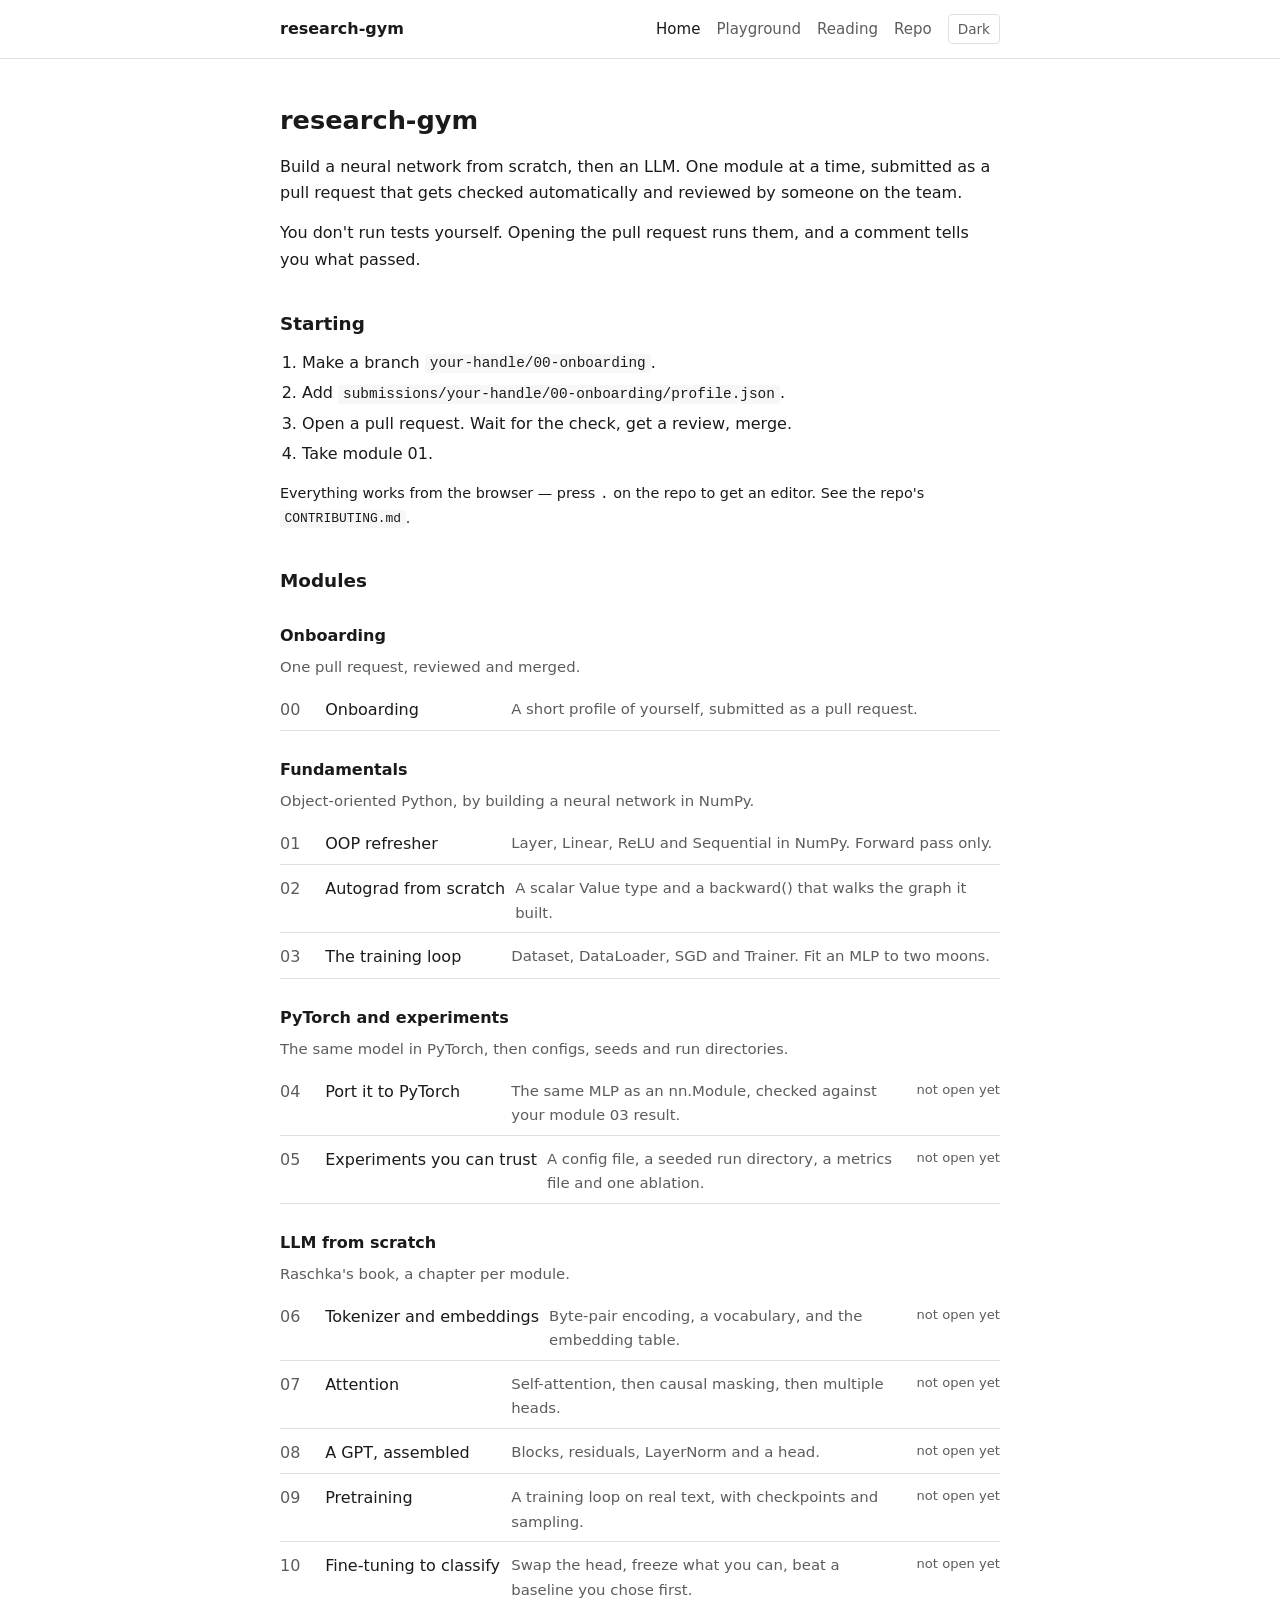
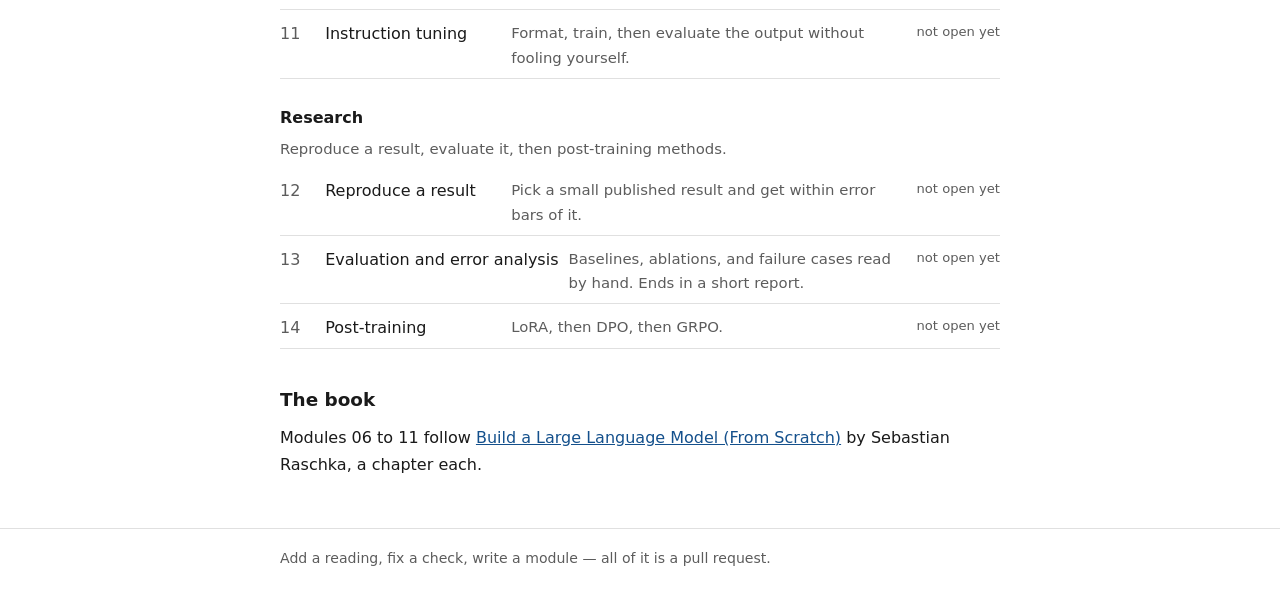
<file: docs/index.html>
<!doctype html>
<html lang="en">
<head>
<meta charset="utf-8">
<meta name="viewport" content="width=device-width, initial-scale=1">
<title>research-gym</title>
<meta name="description" content="Build a neural network, then an LLM, one pull request at a time.">
<link rel="icon" href="assets/favicon.svg" type="image/svg+xml">
<link rel="stylesheet" href="assets/style.css">
<script src="assets/theme.js"></script>
</head>
<body>

<header>
  <div class="wrap">
    <a class="home" href="./">research-gym</a>
    <nav>
      <a href="./" aria-current="page">Home</a>
      <a href="playground.html">Playground</a>
      <a href="reading.html">Reading</a>
      <a id="repo-link" href="#">Repo</a>
      <button id="theme" type="button">Dark</button>
    </nav>
  </div>
</header>

<main class="wrap">

  <h1>research-gym</h1>
  <p>
    Build a neural network from scratch, then an LLM. One module at a time, submitted as a pull
    request that gets checked automatically and reviewed by someone on the team.
  </p>
  <p>You don't run tests yourself. Opening the pull request runs them, and a comment tells you what passed.</p>

  <h2>Starting</h2>
  <ol>
    <li>Make a branch <code>your-handle/00-onboarding</code>.</li>
    <li>Add <code>submissions/your-handle/00-onboarding/profile.json</code>.</li>
    <li>Open a pull request. Wait for the check, get a review, merge.</li>
    <li>Take module 01.</li>
  </ol>
  <p class="small">
    Everything works from the browser — press <kbd>.</kbd> on the repo to get an editor. See the
    repo's <code>CONTRIBUTING.md</code>.
  </p>

  <h2>Modules</h2>
  <div id="track"></div>

  <h2>The book</h2>
  <p>
    Modules 06 to 11 follow <a id="book-link" href="https://sebastianraschka.com/llms-from-scratch/">Build
    a Large Language Model (From Scratch)</a> by Sebastian Raschka, a chapter each.
  </p>

</main>

<footer>
  <div class="wrap">Add a reading, fix a check, write a module — all of it is a pull request.</div>
</footer>

<script src="assets/app.js"></script>
</body>
</html>
</file>
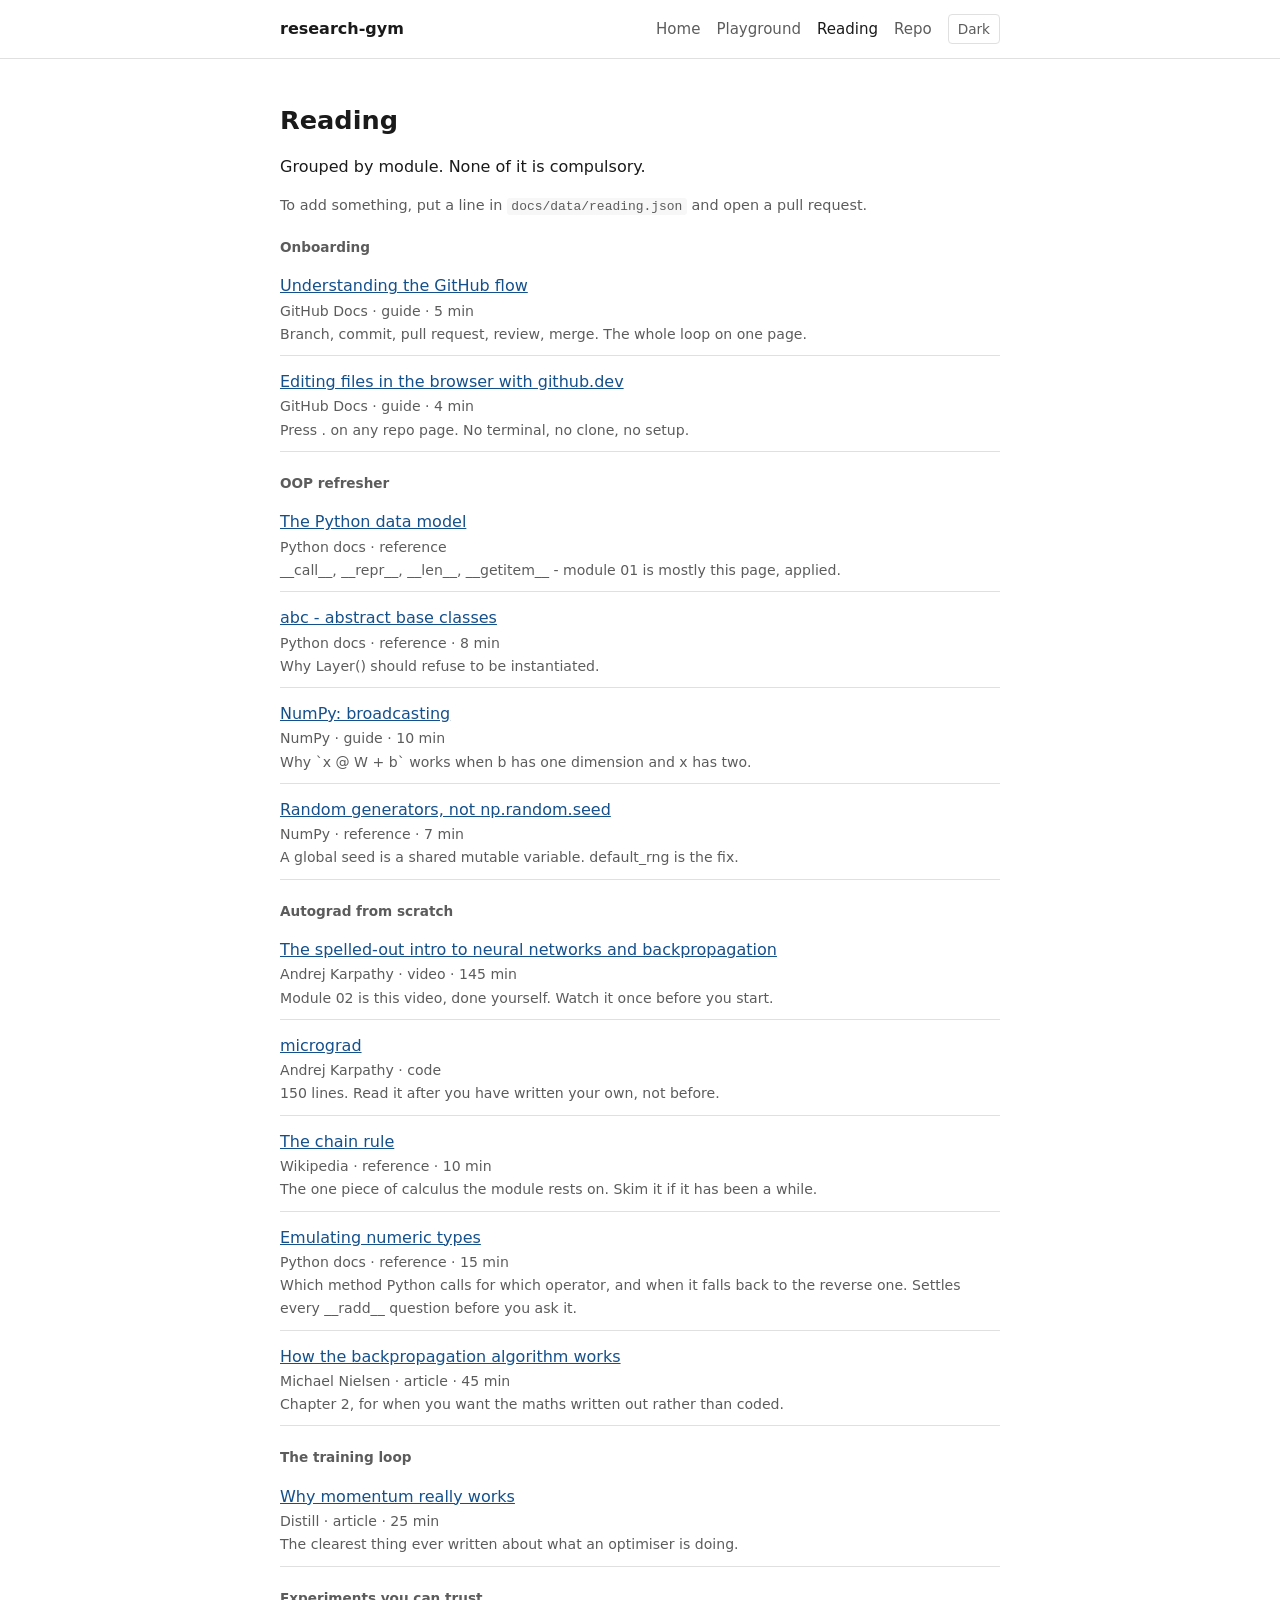
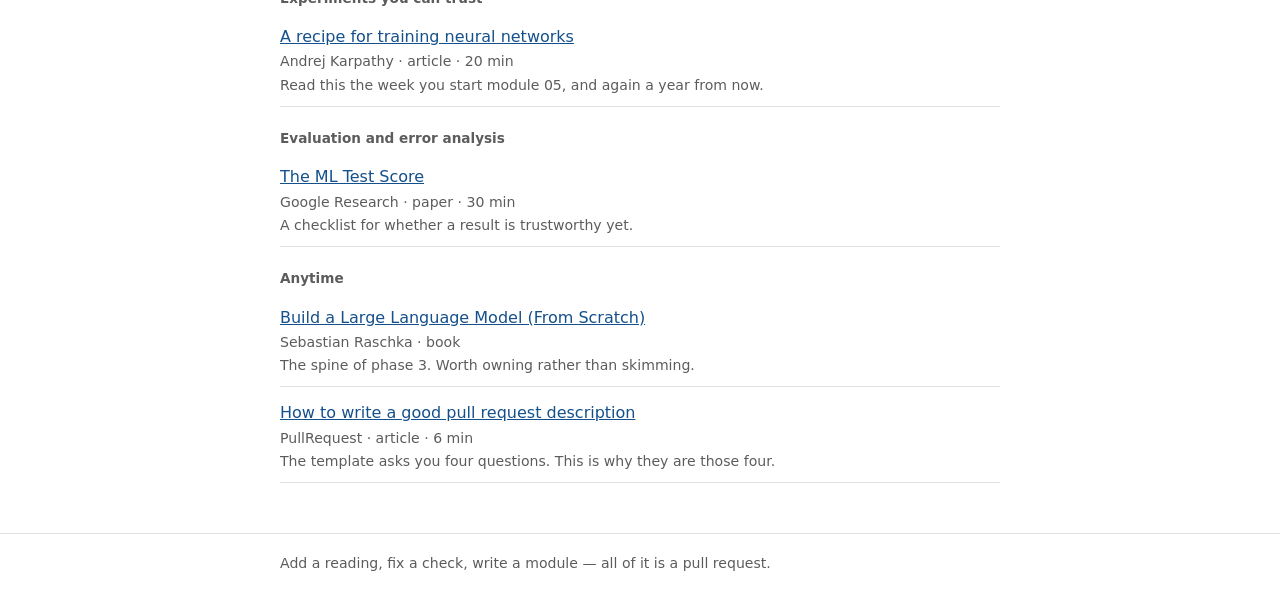
<file: docs/reading.html>
<!doctype html>
<html lang="en">
<head>
<meta charset="utf-8">
<meta name="viewport" content="width=device-width, initial-scale=1">
<title>Reading &middot; research-gym</title>
<meta name="description" content="Reading for each module.">
<link rel="icon" href="assets/favicon.svg" type="image/svg+xml">
<link rel="stylesheet" href="assets/style.css">
<script src="assets/theme.js"></script>
</head>
<body>

<header>
  <div class="wrap">
    <a class="home" href="./">research-gym</a>
    <nav>
      <a href="./">Home</a>
      <a href="playground.html">Playground</a>
      <a href="reading.html" aria-current="page">Reading</a>
      <a id="repo-link" href="#">Repo</a>
      <button id="theme" type="button">Dark</button>
    </nav>
  </div>
</header>

<main class="wrap">
  <h1>Reading</h1>
  <p>Grouped by module. None of it is compulsory.</p>
  <p class="small muted">
    To add something, put a line in <code>docs/data/reading.json</code> and open a pull request.
  </p>

  <div id="reading"></div>
</main>

<footer>
  <div class="wrap">Add a reading, fix a check, write a module — all of it is a pull request.</div>
</footer>

<script src="assets/app.js"></script>
</body>
</html>
</file>
<file: docs/assets/style.css>
/* Light by default. Dark only if the reader asks for it, via the toggle. */

:root {
  --bg: #ffffff;
  --text: #1a1a1a;
  --muted: #5c5c5c;
  --border: #e0e0e0;
  --surface: #f7f7f7;
  --link: #14508c;
  --pass: #1f7a3d;
  --fail: #b3261e;

  --t-comment: #6b7280;
  --t-string: #166534;
  --t-number: #9a4f00;
  --t-keyword: #8b2fa0;
  --t-constant: #8b2fa0;
  --t-builtin: #14508c;
  --t-decorator: #9a4f00;
  --t-name: #14508c;
  --t-self: #6b7280;

  --max: 760px;
  --gutter: 20px;
}

:root[data-theme="dark"] {
  --bg: #16171a;
  --text: #e8e8e8;
  --muted: #9a9a9a;
  --border: #2e3034;
  --surface: #1e2024;
  --link: #79b0e8;
  --pass: #6fbf87;
  --fail: #e8867e;

  --t-comment: #7d8590;
  --t-string: #9ece6a;
  --t-number: #ffb86c;
  --t-keyword: #c792ea;
  --t-constant: #c792ea;
  --t-builtin: #79b0e8;
  --t-decorator: #ffb86c;
  --t-name: #79b0e8;
  --t-self: #9a9a9a;
}

* { box-sizing: border-box; }

:root { color-scheme: light; }
:root[data-theme="dark"] { color-scheme: dark; }

body {
  margin: 0;
  background: var(--bg);
  color: var(--text);
  font: 16px/1.65 system-ui, -apple-system, "Segoe UI", Roboto, sans-serif;
  -webkit-text-size-adjust: 100%;
}

code, pre { font-family: ui-monospace, SFMono-Regular, Menlo, Consolas, monospace; font-size: 0.9em; }
code { background: var(--surface); padding: 0.1em 0.35em; border-radius: 3px; }
pre { background: var(--surface); padding: 12px 14px; border-radius: 4px; overflow-x: auto; }
pre code { background: none; padding: 0; }

a { color: var(--link); }

.wrap { max-width: var(--max); margin: 0 auto; padding: 0 var(--gutter); }

/* header */

header {
  border-bottom: 1px solid var(--border);
  padding: 14px 0;
  margin-bottom: 40px;
}
header .wrap { display: flex; align-items: center; gap: 16px; }

header a.home { font-weight: 600; color: var(--text); text-decoration: none; }
header nav { margin-left: auto; display: flex; gap: 16px; align-items: center; font-size: 0.94rem; }
header nav a { color: var(--muted); text-decoration: none; }
header nav a:hover, header nav a[aria-current="page"] { color: var(--text); }

#theme {
  border: 1px solid var(--border);
  background: none;
  color: var(--muted);
  font: inherit;
  font-size: 0.85rem;
  padding: 3px 9px;
  border-radius: 4px;
  cursor: pointer;
}
#theme:hover { color: var(--text); }

/* text */

h1 { font-size: 1.6rem; margin: 0 0 12px; }
h2 { font-size: 1.15rem; margin: 36px 0 10px; }
h3 { font-size: 1rem; margin: 24px 0 8px; }
p, ul, ol { margin: 0 0 14px; }
ul, ol { padding-left: 22px; }
li { margin-bottom: 4px; }

hr { border: none; border-top: 1px solid var(--border); margin: 36px 0; }

table { border-collapse: collapse; width: 100%; margin-bottom: 16px; font-size: 0.94rem; }
th, td { text-align: left; padding: 7px 10px; border-bottom: 1px solid var(--border); vertical-align: top; }
th { font-weight: 600; }

.muted { color: var(--muted); }
.small { font-size: 0.9rem; }

/* module list */

.modules { list-style: none; padding: 0; margin: 0 0 20px; }
.modules li { display: flex; gap: 10px; padding: 7px 0; border-bottom: 1px solid var(--border); }
.modules .id { color: var(--muted); font-variant-numeric: tabular-nums; min-width: 2.2em; }
.modules .name { min-width: 11em; }
.modules .desc { color: var(--muted); flex: 1 1 14em; font-size: 0.93rem; }
.modules .soon { color: var(--muted); font-size: 0.82rem; }

.phase-name { font-weight: 600; margin: 26px 0 6px; }
.phase-note { color: var(--muted); font-size: 0.93rem; margin: 0 0 10px; }

/* playground */

.controls { display: flex; flex-wrap: wrap; gap: 8px; align-items: center; margin-bottom: 14px; }

button, select, .filebtn {
  font: inherit;
  font-size: 0.93rem;
  padding: 6px 12px;
  border: 1px solid var(--border);
  border-radius: 4px;
  background: var(--bg);
  color: var(--text);
  cursor: pointer;
}
button.primary { background: var(--text); color: var(--bg); border-color: var(--text); }
button:disabled { opacity: 0.5; cursor: default; }

#status { color: var(--muted); font-size: 0.9rem; }

.cols { display: grid; gap: 20px; }
@media (min-width: 900px) { .cols { grid-template-columns: 1.4fr 1fr; } }

/* The playground is a tool, not prose, so it is not held to the reading
   measure the rest of the site uses. Overriding --max on the body widens the
   header, main and footer together, keeping them aligned. */
body.playground { --max: 1200px; }

/* The editor is a coloured <pre> sitting behind a textarea whose own glyphs
   are transparent. They line up only while every property that decides where a
   glyph lands is identical, so those are set once, for both layers. */

.editor { position: relative; }

.editor > pre,
.editor > textarea#code {
  margin: 0;
  width: 100%;
  min-height: 560px;
  padding: 12px;
  border: 1px solid var(--border);
  border-radius: 4px;
  font: 13px/1.5 ui-monospace, SFMono-Regular, Menlo, Consolas, monospace;
  tab-size: 4;
  white-space: pre-wrap;
  overflow-wrap: break-word;
  scrollbar-gutter: stable;
}

.editor > pre {
  position: absolute;
  inset: 0;
  overflow: hidden;
  pointer-events: none;
  background: var(--bg);
  color: var(--text);
}

/* Undo the 0.9em the global `code` rule would apply on top of the 13px. */
.editor > pre code { font: inherit; background: none; padding: 0; }

.editor > textarea#code {
  position: relative;
  display: block;
  resize: vertical;
  overflow-y: auto;
  background: transparent;
  color: transparent;
  caret-color: var(--text);
}

.editor ::selection { background: #7aa7d422; }

/* No italics anywhere in here: a synthesised oblique can carry a different
   advance width than the roman the textarea draws, and the two layers would
   drift apart mid-line. Colour alone does the work. */
.t-comment { color: var(--t-comment); }
.t-string { color: var(--t-string); }
.t-number { color: var(--t-number); }
.t-keyword { color: var(--t-keyword); }
.t-constant { color: var(--t-constant); }
.t-builtin { color: var(--t-builtin); }
.t-decorator { color: var(--t-decorator); }
.t-name { color: var(--t-name); }
.t-self { color: var(--t-self); }

.results { list-style: none; padding: 0; margin: 0; }
.results li { padding: 6px 0; border-bottom: 1px solid var(--border); font-size: 0.93rem; }
.results .mark { display: inline-block; width: 1.2em; font-weight: 600; }
.results li.pass .mark { color: var(--pass); }
.results li.fail .mark { color: var(--fail); }
.results pre { margin: 6px 0 0 1.2em; font-size: 0.82rem; white-space: pre-wrap; }
.results .hint { display: block; margin: 4px 0 0 1.2em; color: var(--muted); font-size: 0.85rem; }

.group { font-size: 0.85rem; font-weight: 600; color: var(--muted); margin: 18px 0 6px; }

.note {
  border-left: 2px solid var(--border);
  padding: 2px 0 2px 14px;
  color: var(--muted);
  font-size: 0.93rem;
  margin-bottom: 24px;
}

/* reading */

.reading { list-style: none; padding: 0; margin: 0 0 20px; }
.reading li { padding: 9px 0; border-bottom: 1px solid var(--border); }
.reading .meta { display: block; color: var(--muted); font-size: 0.88rem; }

footer {
  border-top: 1px solid var(--border);
  margin-top: 50px;
  padding: 18px 0 40px;
  color: var(--muted);
  font-size: 0.88rem;
}
</file>
